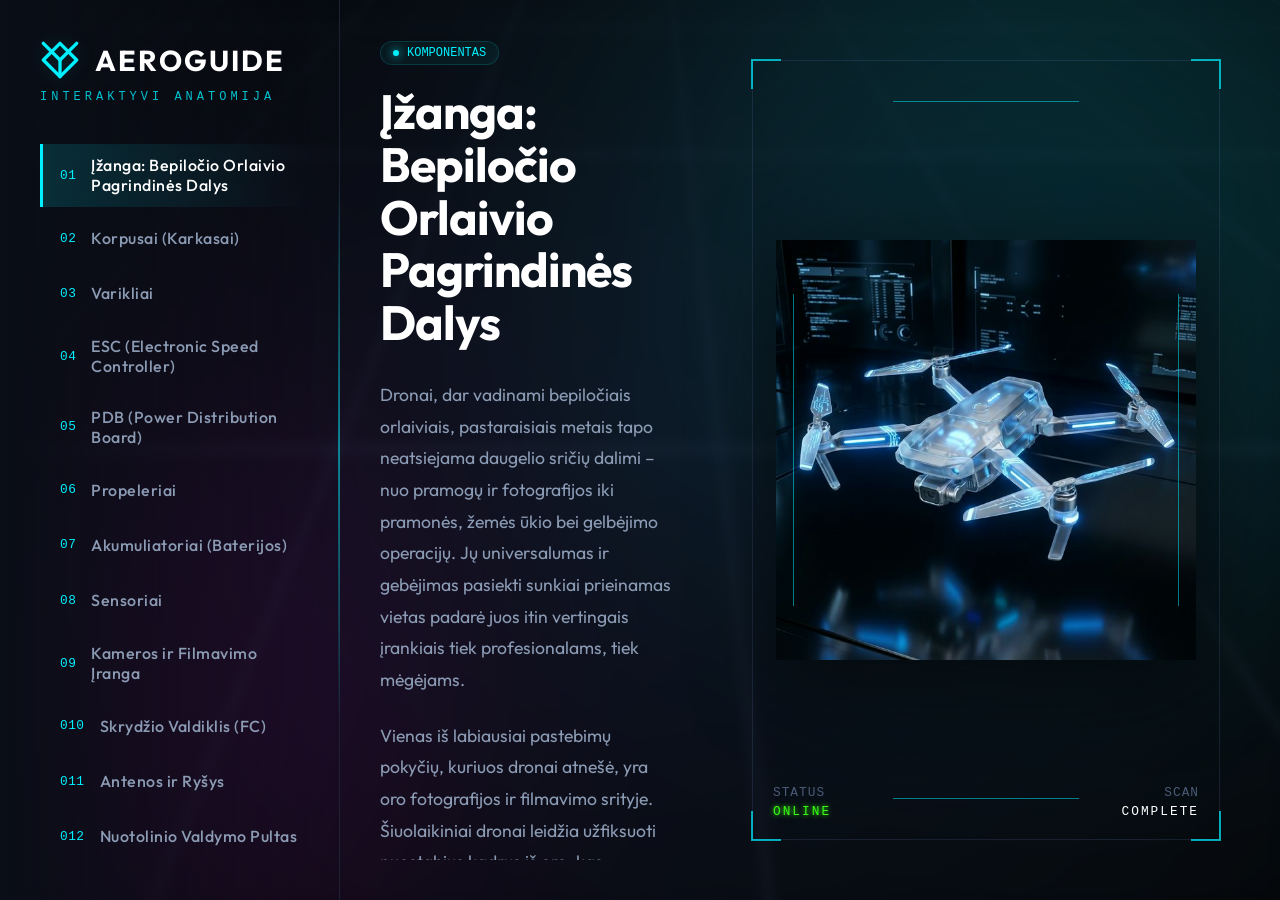
<file: dronu-dalys/index.html>
<!DOCTYPE html>
<html lang="lt">

<head>
    <meta charset="UTF-8">
    <meta name="viewport" content="width=device-width, initial-scale=1.0">
    <title>Interaktyvus Dronų Dalių Gidas</title>
    <link rel="preconnect" href="https://fonts.googleapis.com">
    <link rel="preconnect" href="https://fonts.gstatic.com" crossorigin>
    <link href="https://fonts.googleapis.com/css2?family=Outfit:wght@300;400;500;600;700&display=swap" rel="stylesheet">
    <link rel="stylesheet" href="css/style.css">
    <script src="js/data.js" defer></script>
    <script src="js/app.js" defer></script>
</head>

<body>
    <div class="app-background">
        <div class="glow glow-1"></div>
        <div class="glow glow-2"></div>
        <div class="noise-overlay"></div>
        <div class="grid-overlay"></div>
    </div>

    <div class="app-container">
        <!-- Sidebar Navigation -->
        <aside class="sidebar">
            <div class="sidebar-header">
                <div class="logo">
                    <div class="logo-icon">
                        <svg viewBox="0 0 24 24" fill="none" stroke="currentColor" stroke-width="2"
                            stroke-linecap="round" stroke-linejoin="round">
                            <path d="M12 2L2 12l10 10 10-10L12 2z"></path>
                            <path d="M12 12l10-10"></path>
                            <path d="M12 12v10"></path>
                            <path d="M12 12L2 2z"></path>
                        </svg>
                    </div>
                    <span>AeroGuide</span>
                </div>
                <p class="subtitle">Interaktyvi Anatomija</p>
            </div>

            <nav class="nav-menu nice-scrollbar" id="nav-list">
                <!-- Navigation items injected here -->
            </nav>
        </aside>

        <!-- Main Content Area -->
        <main class="main-content">
            <div class="content-layout">
                <div class="text-panel">
                    <div class="text-panel-inner nice-scrollbar">
                        <header class="top-bar">
                            <div class="badge">
                                <span class="badge-dot"></span>
                                KOMPONENTAS
                            </div>
                            <h1 id="current-title" class="glitch-title">Drono dalis</h1>
                        </header>
                        <div class="text-content" id="main-description">
                            <!-- Text content injected here -->
                        </div>
                    </div>
                </div>

                <div class="visual-panel">
                    <div class="visual-frame">
                        <div class="image-loader" id="image-loader">
                            <div class="tech-spinner"></div>
                        </div>
                        <img id="main-image" src="" alt="Drono dalies vizualizacija" style="display: none;">

                        <!-- HUD Elements -->
                        <div class="hud-corner top-left"></div>
                        <div class="hud-corner top-right"></div>
                        <div class="hud-corner bottom-left"></div>
                        <div class="hud-corner bottom-right"></div>

                        <div class="hud-line vertical left"></div>
                        <div class="hud-line vertical right"></div>
                        <div class="hud-line horizontal top"></div>
                        <div class="hud-line horizontal bottom"></div>

                        <div class="data-overlay">
                            <div class="data-block">
                                <span class="data-label">STATUS</span>
                                <span class="data-value tech-green">ONLINE</span>
                            </div>
                            <div class="data-block right">
                                <span class="data-label">SCAN</span>
                                <span class="data-value">COMPLETE</span>
                            </div>
                        </div>
                    </div>
                </div>
            </div>
        </main>
    </div>
</body>

</html>
</file>
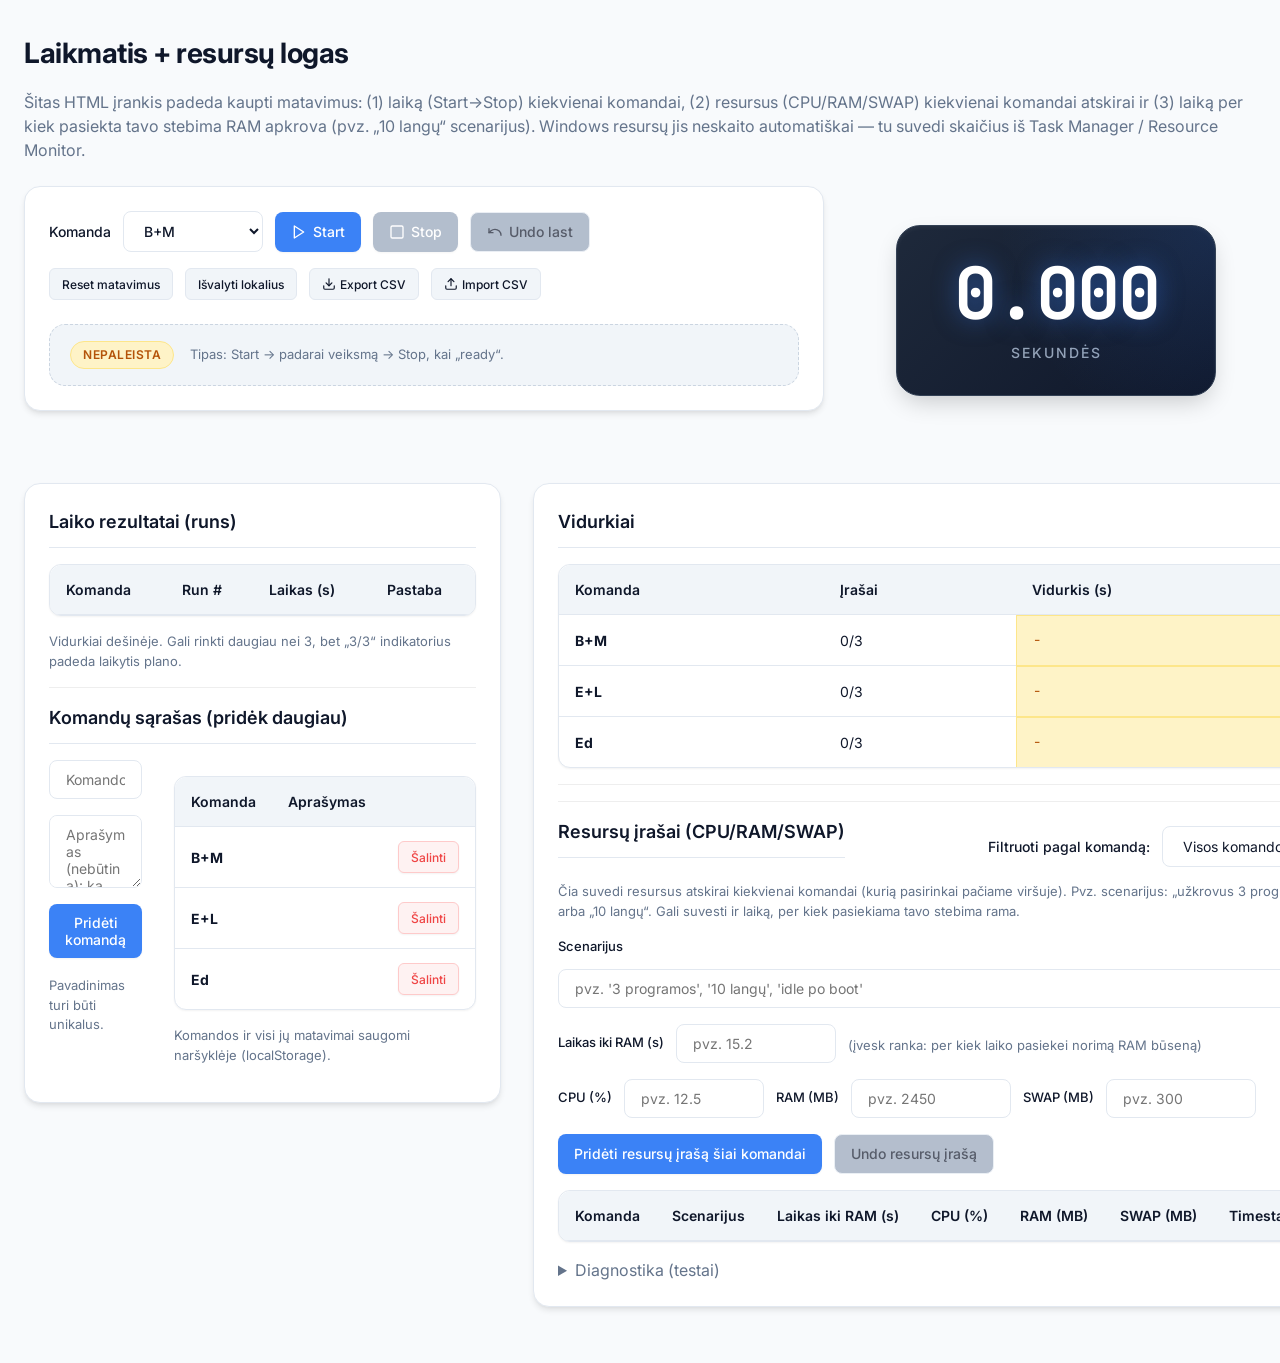
<file: Laikmatis/Operacines sistemos testas.html>
<!doctype html>
<html lang="lt">

<head>
  <meta charset="utf-8" />
  <meta name="viewport" content="width=device-width,initial-scale=1" />
  <title>Boot/Command Timer – Testavimo laikmatis</title>
  <link rel="preconnect" href="https://fonts.googleapis.com">
  <link rel="preconnect" href="https://fonts.gstatic.com" crossorigin>
  <link
    href="https://fonts.googleapis.com/css2?family=Inter:wght@400;500;600;700&family=JetBrains+Mono:wght@400;700&display=swap"
    rel="stylesheet">
  <style>
    :root {
      --bg-color: #f8fafc;
      --card-bg: #ffffff;
      --text-main: #0f172a;
      --text-muted: #64748b;
      --border-color: #e2e8f0;
      --primary: #3b82f6;
      --primary-hover: #2563eb;
      --secondary: #f1f5f9;
      --secondary-hover: #e2e8f0;
      --danger: #ef4444;
      --danger-hover: #dc2626;
      --danger-bg: #fef2f2;
      --success: #10b981;
      --warning: #f59e0b;
      --radius: 16px;
      --shadow: 0 4px 6px -1px rgb(0 0 0 / 0.1), 0 2px 4px -2px rgb(0 0 0 / 0.05);
      --font-sans: 'Inter', system-ui, -apple-system, sans-serif;
      --font-mono: 'JetBrains Mono', 'Fira Code', Consolas, monospace;
    }

    * {
      box-sizing: border-box;
    }

    body {
      font-family: var(--font-sans);
      background-color: var(--bg-color);
      color: var(--text-main);
      margin: 0;
      padding: 32px 24px;
      line-height: 1.5;
      max-width: 1400px;
      margin-left: auto;
      margin-right: auto;
    }

    h1 {
      font-size: 28px;
      font-weight: 700;
      margin-top: 0;
      margin-bottom: 8px;
      color: var(--text-main);
      letter-spacing: -0.5px;
    }

    h2 {
      font-size: 18px;
      font-weight: 600;
      margin-top: 0;
      margin-bottom: 16px;
      padding-bottom: 12px;
      border-bottom: 1px solid var(--border-color);
      color: var(--text-main);
    }

    .row {
      display: flex;
      gap: 12px;
      flex-wrap: wrap;
      align-items: center;
      margin-bottom: 16px;
    }

    label {
      font-weight: 500;
      font-size: 14px;
      color: var(--text-main);
    }

    button,
    select,
    input,
    textarea {
      font-family: inherit;
      font-size: 14px;
      padding: 10px 16px;
      border: 1px solid var(--border-color);
      border-radius: 8px;
      background-color: #fff;
      color: var(--text-main);
      transition: all 0.2s ease;
      outline: none;
    }

    input:focus,
    select:focus,
    textarea:focus {
      border-color: var(--primary);
      box-shadow: 0 0 0 3px rgba(59, 130, 246, 0.15);
    }

    button {
      cursor: pointer;
      background-color: var(--primary);
      color: white;
      border: none;
      font-weight: 500;
      display: inline-flex;
      align-items: center;
      justify-content: center;
      box-shadow: 0 1px 2px 0 rgb(0 0 0 / 0.05);
      min-height: 40px;
    }

    button:hover:not(:disabled) {
      background-color: var(--primary-hover);
      transform: translateY(-1px);
    }

    button:active:not(:disabled) {
      transform: translateY(0);
    }

    button:disabled {
      background-color: #94a3b8;
      cursor: not-allowed;
      opacity: 0.7;
    }

    .btn-secondary {
      background-color: var(--secondary);
      color: var(--text-main);
      border: 1px solid var(--border-color);
      box-shadow: none;
    }

    .btn-secondary:hover:not(:disabled) {
      background-color: var(--secondary-hover);
    }

    .btn-danger {
      background-color: var(--danger-bg);
      color: var(--danger);
      border: 1px solid #fecaca;
    }

    .btn-danger:hover:not(:disabled) {
      background-color: #fee2e2;
      color: var(--danger-hover);
      border-color: #fca5a5;
    }

    .btn-stop {
      background-color: var(--danger);
      border-color: var(--danger);
      color: white;
    }

    .btn-stop:hover:not(:disabled) {
      background-color: var(--danger-hover);
      border-color: #b91c1c;
    }

    .card {
      background-color: var(--card-bg);
      border: 1px solid var(--border-color);
      border-radius: var(--radius);
      padding: 24px;
      margin: 24px 0;
      box-shadow: var(--shadow);
    }

    .timer-container {
      display: flex;
      flex-direction: column;
      align-items: center;
      justify-content: center;
      background: linear-gradient(135deg, #1e293b, #0f172a);
      color: #fff;
      padding: 32px 48px;
      border-radius: 24px;
      box-shadow: inset 0 2px 4px rgba(255, 255, 255, 0.05), 0 10px 25px -5px rgba(0, 0, 0, 0.2);
      margin: 16px 0;
      min-width: 320px;
      border: 1px solid #334155;
      position: relative;
      overflow: hidden;
    }

    .timer-container::before {
      content: '';
      position: absolute;
      top: 0;
      left: 0;
      right: 0;
      height: 100%;
      background: radial-gradient(circle at top right, rgba(59, 130, 246, 0.15), transparent 60%);
      pointer-events: none;
    }

    .big {
      font-size: 72px;
      font-weight: 700;
      letter-spacing: -2px;
      line-height: 1;
      text-shadow: 0 0 24px rgba(59, 130, 246, 0.5);
      position: relative;
      z-index: 1;
      font-feature-settings: "tnum";
    }

    .timer-label {
      font-size: 14px;
      text-transform: uppercase;
      letter-spacing: 2px;
      color: #94a3b8;
      margin-top: 12px;
      font-weight: 500;
    }

    .muted {
      color: var(--text-muted);
    }

    .table-responsive {
      width: 100%;
      overflow-x: auto;
      border: 1px solid var(--border-color);
      border-radius: 12px;
      margin: 16px 0;
      box-shadow: 0 1px 2px 0 rgb(0 0 0 / 0.05);
      background: var(--card-bg);
    }

    table {
      width: 100%;
      border-collapse: separate;
      border-spacing: 0;
    }

    th,
    td {
      padding: 14px 16px;
      text-align: left;
      border-bottom: 1px solid var(--border-color);
      vertical-align: middle;
      font-size: 14px;
    }

    th {
      background-color: var(--secondary);
      font-weight: 600;
      color: var(--text-main);
      white-space: nowrap;
    }

    th:first-child {
      border-top-left-radius: 12px;
    }

    th:last-child {
      border-top-right-radius: 12px;
    }

    tbody tr:hover {
      background-color: #f8fafc;
    }

    tbody tr:last-child td {
      border-bottom: none;
    }

    .pill {
      display: inline-flex;
      align-items: center;
      padding: 4px 12px;
      border-radius: 9999px;
      font-size: 12px;
      font-weight: 600;
      text-transform: uppercase;
      letter-spacing: 0.5px;
    }

    .status-container {
      display: flex;
      align-items: center;
      gap: 16px;
      padding: 16px 20px;
      background-color: var(--secondary);
      border-radius: 16px;
      border: 1px dashed #cbd5e1;
    }

    .warn {
      color: #b45309;
      background-color: #fef3c7;
      border: 1px solid #fde68a;
    }

    .ok {
      color: #047857;
      background-color: #d1fae5;
      border: 1px solid #a7f3d0;
    }

    .nepaleista {
      color: var(--text-muted);
      background-color: #e2e8f0;
      border: 1px solid #cbd5e1;
    }

    .grid {
      display: grid;
      grid-template-columns: 1fr 1fr;
      gap: 32px;
      align-items: start;
    }

    @media (max-width: 1100px) {
      .grid {
        grid-template-columns: 1fr;
      }
    }

    .hint {
      font-size: 13px;
      margin-top: 6px;
      display: block;
      color: var(--text-muted);
    }

    .mono {
      font-family: var(--font-mono);
    }

    .split {
      display: grid;
      grid-template-columns: 1fr 1fr;
      gap: 32px;
    }

    @media (max-width: 900px) {
      .split {
        grid-template-columns: 1fr;
        flex-direction: column-reverse;
        display: flex;
      }
    }

    .w100 {
      width: 100%;
    }

    .mini {
      font-size: 12px;
      padding: 6px 12px;
      border-radius: 6px;
      min-height: 32px;
    }

    .small {
      font-size: 13px;
      font-weight: 500;
    }

    .main-controls {
      display: flex;
      flex-wrap: wrap;
      justify-content: space-between;
      gap: 32px;
    }

    .timer-section {
      display: flex;
      flex-direction: column;
      align-items: center;
      justify-content: center;
      flex: 1;
      min-width: 320px;
    }

    .controls-section {
      flex: 2;
      display: flex;
      flex-direction: column;
      min-width: 300px;
    }

    ::-webkit-scrollbar {
      width: 8px;
      height: 8px;
    }

    ::-webkit-scrollbar-track {
      background: transparent;
    }

    ::-webkit-scrollbar-thumb {
      background: #cbd5e1;
      border-radius: 4px;
    }

    ::-webkit-scrollbar-thumb:hover {
      background: #94a3b8;
    }
  </style>
</head>

<body>
  <h1>Laikmatis + resursų logas</h1>
  <p class="muted">
    Šitas HTML įrankis padeda kaupti matavimus: (1) laiką (Start→Stop) kiekvienai komandai, (2) resursus (CPU/RAM/SWAP)
    kiekvienai komandai atskirai ir (3) laiką per kiek pasiekta tavo stebima RAM apkrova (pvz. „10 langų“ scenarijus).
    Windows resursų jis neskaito automatiškai — tu suvedi skaičius iš Task Manager / Resource Monitor.
  </p>

  <div class="card" style="border: none; background: transparent; padding: 0; box-shadow: none;">
    <div class="main-controls">
      <div class="controls-section">
        <div class="card" style="margin-top: 0; flex: 1; display: flex; flex-direction: column;">
          <div class="row">
            <label for="cmd">Komanda</label>
            <select id="cmd" style="min-width: 140px; font-weight: 500;"></select>

            <button id="startBtn">
              <svg width="16" height="16" viewBox="0 0 24 24" fill="none" stroke="currentColor" stroke-width="2"
                stroke-linecap="round" stroke-linejoin="round" style="margin-right: 6px;">
                <polygon points="5 3 19 12 5 21 5 3"></polygon>
              </svg>
              Start
            </button>
            <button id="stopBtn" disabled class="btn-stop">
              <svg width="16" height="16" viewBox="0 0 24 24" fill="none" stroke="currentColor" stroke-width="2"
                stroke-linecap="round" stroke-linejoin="round" style="margin-right: 6px;">
                <rect x="3" y="3" width="18" height="18" rx="2" ry="2"></rect>
              </svg>
              Stop
            </button>
            <button id="undoBtn" disabled class="btn-secondary">
              <svg width="16" height="16" viewBox="0 0 24 24" fill="none" stroke="currentColor" stroke-width="2"
                stroke-linecap="round" stroke-linejoin="round" style="margin-right: 6px;">
                <path d="M3 7v6h6"></path>
                <path d="M21 17a9 9 0 00-9-9 9 9 0 00-6 2.3L3 13"></path>
              </svg>
              Undo last
            </button>
          </div>

          <div class="row" style="margin-bottom: 24px;">
            <button id="resetBtn" class="btn-secondary mini">Reset matavimus</button>
            <button id="clearLocalBtn" class="btn-secondary mini">Išvalyti lokalius</button>
            <button id="exportBtn" class="btn-secondary mini">
              <svg width="14" height="14" viewBox="0 0 24 24" fill="none" stroke="currentColor" stroke-width="2"
                stroke-linecap="round" stroke-linejoin="round" style="margin-right: 4px;">
                <path d="M21 15v4a2 2 0 0 1-2 2H5a2 2 0 0 1-2-2v-4"></path>
                <polyline points="7 10 12 15 17 10"></polyline>
                <line x1="12" y1="15" x2="12" y2="3"></line>
              </svg>
              Export CSV
            </button>
            <button id="importBtn" class="btn-secondary mini">
              <svg width="14" height="14" viewBox="0 0 24 24" fill="none" stroke="currentColor" stroke-width="2"
                stroke-linecap="round" stroke-linejoin="round" style="margin-right: 4px;">
                <path d="M21 15v4a2 2 0 0 1-2 2H5a2 2 0 0 1-2-2v-4"></path>
                <polyline points="17 8 12 3 7 8"></polyline>
                <line x1="12" y1="3" x2="12" y2="15"></line>
              </svg>
              Import CSV
            </button>
            <input type="file" id="importFile" accept=".csv" style="display: none;" />
          </div>

          <div class="status-container" style="margin-top: auto;">
            <div><span class="pill nepaleista" id="statusPill">Statusas</span></div>
            <div>
              <span id="status" style="font-weight: 600; color: var(--text-main); display: none;">nepaleista</span>
              <div class="hint muted" style="margin-top: 0;">Tipas: Start → padarai veiksmą → Stop, kai „ready“.</div>
            </div>
          </div>
        </div>
      </div>

      <div class="timer-section">
        <div class="timer-container">
          <div class="big mono" id="timer">0.000</div>
          <div class="timer-label">sekundės</div>
        </div>
      </div>
    </div>
  </div>

  <div class="grid">
    <div class="card">
      <h2>Laiko rezultatai (runs)</h2>
      <div class="table-responsive">
        <table id="resultsTable">
          <thead>
            <tr>
              <th>Komanda</th>
              <th>Run #</th>
              <th>Laikas (s)</th>
              <th>Pastaba</th>
            </tr>
          </thead>
          <tbody></tbody>
        </table>
      </div>
      <p class="hint muted">Vidurkiai dešinėje. Gali rinkti daugiau nei 3, bet „3/3“ indikatorius padeda laikytis plano.
      </p>

      <hr style="border:none;border-top:1px solid #eee; margin:16px 0" />

      <h2>Komandų sąrašas (pridėk daugiau)</h2>
      <div class="split">
        <div>
          <div class="row">
            <input id="newCmdName" class="w100"
              placeholder="Komandos pavadinimas (pvz. B+M, E+L, Ed, Chrome, VS Code)" />
          </div>
          <div class="row">
            <textarea id="newCmdDesc" class="w100" rows="3"
              placeholder="Aprašymas (nebūtina): ką reiškia 'ready', ką darai testuojant, ir pan."></textarea>
          </div>
          <div class="row">
            <button id="addCmdBtn">Pridėti komandą</button>
            <span class="hint muted">Pavadinimas turi būti unikalus.</span>
          </div>
        </div>
        <div>
          <div class="table-responsive">
            <table id="cmdTable">
              <thead>
                <tr>
                  <th>Komanda</th>
                  <th>Aprašymas</th>
                  <th></th>
                </tr>
              </thead>
              <tbody></tbody>
            </table>
          </div>
          <p class="hint muted">Komandos ir visi jų matavimai saugomi naršyklėje (localStorage).</p>
        </div>
      </div>
    </div>

    <div class="card">
      <h2>Vidurkiai</h2>
      <div class="table-responsive">
        <table>
          <thead>
            <tr>
              <th>Komanda</th>
              <th>Įrašai</th>
              <th>Vidurkis (s)</th>
            </tr>
          </thead>
          <tbody id="avgBody"></tbody>
        </table>
      </div>

      <hr style="border:none;border-top:1px solid #eee; margin:16px 0" />

      <hr style="border:none;border-top:1px solid #eee; margin:16px 0" />

      <div class="row" style="justify-content: space-between;">
        <h2>Resursų įrašai (CPU/RAM/SWAP)</h2>
        <div>
          <label for="resourceFilter" style="margin-right: 8px;">Filtruoti pagal komandą:</label>
          <select id="resourceFilter" style="min-width: 120px;">
            <option value="ALL">Visos komandos</option>
          </select>
        </div>
      </div>
      <p class="hint muted" style="margin-top: -8px; margin-bottom: 16px;">
        Čia suvedi resursus atskirai kiekvienai komandai (kurią pasirinkai pačiame viršuje).
        Pvz. scenarijus: „užkrovus 3 programas“ arba „10 langų“. Gali suvesti ir laiką, per kiek pasiekiama tavo stebima
        rama.
      </p>

      <div class="row">
        <label class="small">Scenarijus</label>
        <input id="scenario" class="w100" placeholder="pvz. '3 programos', '10 langų', 'idle po boot'" />
      </div>

      <div class="row">
        <label class="small">Laikas iki RAM (s)</label>
        <input id="timeToRam" type="number" min="0" step="0.1" placeholder="pvz. 15.2" style="width:160px" />
        <span class="hint muted">(įvesk ranka: per kiek laiko pasiekei norimą RAM būseną)</span>
      </div>

      <div class="row">
        <label class="small">CPU (%)</label>
        <input id="cpu" type="number" min="0" step="0.1" placeholder="pvz. 12.5" style="width:140px" />
        <label class="small">RAM (MB)</label>
        <input id="ram" type="number" min="0" step="1" placeholder="pvz. 2450" style="width:160px" />
        <label class="small">SWAP (MB)</label>
        <input id="swap" type="number" min="0" step="1" placeholder="pvz. 300" style="width:150px" />
      </div>

      <div class="row">
        <button id="addResourceBtn">Pridėti resursų įrašą šiai komandai</button>
        <button id="undoResourceBtn" class="btn-secondary" disabled>Undo resursų įrašą</button>
        <span id="resSaved" class="muted"></span>
      </div>

      <div class="table-responsive">
        <table id="resourceTable">
          <thead>
            <tr>
              <th>Komanda</th>
              <th>Scenarijus</th>
              <th>Laikas iki RAM (s)</th>
              <th>CPU (%)</th>
              <th>RAM (MB)</th>
              <th>SWAP (MB)</th>
              <th>Timestamp</th>
            </tr>
          </thead>
          <tbody></tbody>
        </table>
      </div>

      <details>
        <summary class="muted">Diagnostika (testai)</summary>
        <p class="hint muted">Patikrina: vidurkis, resursų įrašų struktūra, CSV generavimas.</p>
        <div class="row">
          <button id="runTestsBtn" class="btn-secondary">Paleisti testus</button>
          <span id="testOut" class="muted"></span>
        </div>
      </details>
    </div>
  </div>

  <script>
    const cmdEl = document.getElementById('cmd');
    const startBtn = document.getElementById('startBtn');
    const stopBtn = document.getElementById('stopBtn');
    const undoBtn = document.getElementById('undoBtn');
    const resetBtn = document.getElementById('resetBtn');
    const clearLocalBtn = document.getElementById('clearLocalBtn');
    const exportBtn = document.getElementById('exportBtn');
    const importBtn = document.getElementById('importBtn');
    const importFile = document.getElementById('importFile');

    const timerEl = document.getElementById('timer');
    const statusEl = document.getElementById('status');

    const resultsTbody = document.querySelector('#resultsTable tbody');
    const avgBody = document.getElementById('avgBody');

    const newCmdName = document.getElementById('newCmdName');
    const newCmdDesc = document.getElementById('newCmdDesc');
    const addCmdBtn = document.getElementById('addCmdBtn');
    const cmdTableBody = document.querySelector('#cmdTable tbody');

    const scenarioEl = document.getElementById('scenario');
    const timeToRamEl = document.getElementById('timeToRam');
    const cpuEl = document.getElementById('cpu');
    const ramEl = document.getElementById('ram');
    const swapEl = document.getElementById('swap');
    const addResourceBtn = document.getElementById('addResourceBtn');
    const undoResourceBtn = document.getElementById('undoResourceBtn');
    const resSaved = document.getElementById('resSaved');

    const resourceTbody = document.querySelector('#resourceTable tbody');

    const runTestsBtn = document.getElementById('runTestsBtn');
    const testOut = document.getElementById('testOut');
    const resourceFilter = document.getElementById('resourceFilter');

    let running = false;
    let t0 = 0;
    let rafId = null;

    const STORAGE_KEY = 'bootTimerState_v3';

    const state = {
      commands: {
        'B+M': { desc: '' },
        'E+L': { desc: '' },
        'Ed': { desc: '' }
      },
      runs: {
        'B+M': [],
        'E+L': [],
        'Ed': []
      },
      // cmd -> [{scenario, time_to_ram_s, cpu, ram_mb, swap_mb, ts}]
      resourceSamples: {
        'B+M': [],
        'E+L': [],
        'Ed': []
      },
      lastAdded: null,         // {cmd, index}
      lastResourceAdded: null  // {cmd, index}
    };

    function nowMs() { return performance.now(); }

    const statusPill = document.getElementById('statusPill');
    function setStatus(text, cls) {
      statusEl.textContent = text;
      statusEl.className = cls || 'muted';
      statusEl.style.display = 'none';
      if (statusPill) {
        statusPill.textContent = text;
        statusPill.className = 'pill ' + (cls || 'nepaleista');
      }
    }

    function formatSec(s) { return (Math.round(s * 1000) / 1000).toFixed(3); }

    function tick() {
      if (!running) return;
      const sec = (nowMs() - t0) / 1000;
      timerEl.textContent = formatSec(sec);
      rafId = requestAnimationFrame(tick);
    }

    function safeText(s) {
      return String(s ?? '').replaceAll('&', '&amp;').replaceAll('<', '&lt;').replaceAll('>', '&gt;');
    }

    function persist() {
      localStorage.setItem(STORAGE_KEY, JSON.stringify(state));
    }

    function ensureCommandData() {
      for (const name of Object.keys(state.commands)) {
        if (!state.runs[name]) state.runs[name] = [];
        if (!state.resourceSamples[name]) state.resourceSamples[name] = [];
      }
      for (const name of Object.keys(state.runs)) {
        if (!state.commands[name]) delete state.runs[name];
      }
      for (const name of Object.keys(state.resourceSamples)) {
        if (!state.commands[name]) delete state.resourceSamples[name];
      }
    }

    function rebuildCommandSelect() {
      const prevCmd = cmdEl.value;
      const prevFilter = resourceFilter.value;

      cmdEl.innerHTML = '';
      resourceFilter.innerHTML = '<option value="ALL">Visos komandos</option>';

      const names = Object.keys(state.commands).sort((a, b) => a.localeCompare(b, 'lt'));
      for (const name of names) {
        const opt = document.createElement('option');
        opt.value = name;
        opt.textContent = name;
        cmdEl.appendChild(opt);

        const filterOpt = document.createElement('option');
        filterOpt.value = name;
        filterOpt.textContent = name;
        resourceFilter.appendChild(filterOpt);
      }

      if (prevCmd && state.commands[prevCmd]) cmdEl.value = prevCmd;
      if (prevFilter === 'ALL' || state.commands[prevFilter]) resourceFilter.value = prevFilter;
    }

    function renderCommandsTable() {
      cmdTableBody.innerHTML = '';
      const names = Object.keys(state.commands).sort((a, b) => a.localeCompare(b, 'lt'));
      for (const name of names) {
        const desc = state.commands[name]?.desc ?? '';

        const tr = document.createElement('tr');

        const tdName = document.createElement('td');
        const b = document.createElement('b');
        b.textContent = name;
        tdName.appendChild(b);

        const tdDesc = document.createElement('td');
        tdDesc.className = 'muted';
        tdDesc.textContent = desc;

        const tdAct = document.createElement('td');
        tdAct.style.textAlign = 'right';
        const delBtn = document.createElement('button');
        delBtn.className = 'btn-danger mini';
        delBtn.textContent = 'Šalinti';
        delBtn.addEventListener('click', () => {
          if (!confirm(`Tikrai šalinti komandą „${name}“ ir visus jos įrašus (runs + resursai)?`)) return;
          delete state.commands[name];
          delete state.runs[name];
          delete state.resourceSamples[name];
          state.lastAdded = null;
          state.lastResourceAdded = null;
          ensureCommandData();
          rebuildCommandSelect();
          renderAll();
        });
        tdAct.appendChild(delBtn);

        tr.appendChild(tdName);
        tr.appendChild(tdDesc);
        tr.appendChild(tdAct);
        cmdTableBody.appendChild(tr);
      }
    }

    function renderRunsTable() {
      resultsTbody.innerHTML = '';
      const all = [];
      for (const name of Object.keys(state.runs)) {
        state.runs[name].forEach((r, idx) => {
          all.push({ cmd: name, idx: idx + 1, ...r });
        });
      }
      all.sort((a, b) => a.ts - b.ts);

      for (const r of all) {
        const tr = document.createElement('tr');
        tr.innerHTML = `
          <td><b>${safeText(r.cmd)}</b></td>
          <td>${r.idx}</td>
          <td class="mono">${formatSec(r.seconds)}</td>
          <td class="muted">${safeText(r.note)}</td>
        `;
        resultsTbody.appendChild(tr);
      }
    }

    function renderAverages() {
      avgBody.innerHTML = '';
      const names = Object.keys(state.commands).sort((a, b) => a.localeCompare(b, 'lt'));
      for (const name of names) {
        const arr = (state.runs[name] ?? []).map(x => x.seconds);
        const n = arr.length;
        const avg = n ? (arr.reduce((a, b) => a + b, 0) / n) : 0;
        const done = n >= 3;
        const tr = document.createElement('tr');
        tr.innerHTML = `
          <td><b>${safeText(name)}</b></td>
          <td>${n}/3</td>
          <td class="${done ? 'ok' : 'warn'} mono">${n ? formatSec(avg) : '-'}</td>
        `;
        avgBody.appendChild(tr);
      }
    }

    function renderResourcesTable() {
      resourceTbody.innerHTML = '';
      const all = [];
      const filterCmd = resourceFilter.value;

      for (const cmd of Object.keys(state.resourceSamples)) {
        if (filterCmd !== 'ALL' && filterCmd !== cmd) continue;

        (state.resourceSamples[cmd] || []).forEach((r) => {
          all.push({ cmd, ...r });
        });
      }
      all.sort((a, b) => (a.ts || 0) - (b.ts || 0));

      for (const r of all) {
        const tr = document.createElement('tr');
        tr.innerHTML = `
          <td><b>${safeText(r.cmd)}</b></td>
          <td class="muted">${safeText(r.scenario)}</td>
          <td class="mono">${r.time_to_ram_s ?? ''}</td>
          <td class="mono">${r.cpu ?? ''}</td>
          <td class="mono">${r.ram_mb ?? ''}</td>
          <td class="mono">${r.swap_mb ?? ''}</td>
          <td class="mono">${r.ts ? new Date(r.ts).toISOString() : ''}</td>
        `;
        resourceTbody.appendChild(tr);
      }

      undoResourceBtn.disabled = !state.lastResourceAdded;

      if (state.lastResourceAdded) {
        resSaved.textContent = 'Resursų įrašas pridėtas ✅';
      } else {
        resSaved.textContent = '';
      }
    }

    function renderAll() {
      undoBtn.disabled = !state.lastAdded;
      ensureCommandData();
      rebuildCommandSelect();
      renderCommandsTable();
      renderRunsTable();
      renderAverages();
      renderResourcesTable();
      persist();
    }

    function load() {
      try {
        const raw = localStorage.getItem(STORAGE_KEY);
        if (!raw) return;

        // SVARBU: confirm pranešimas turi būti legalus JS string.
        // Naudojam template literal ir vengiam "tikrų" newline'ų single-quote string'e.
        const keep = confirm(`Rasti ankstesni duomenys šiame naršyklės profilyje. Atkurti?\n\nOK = atkurti\nCancel = išvalyti ir pradėti nuo nulio`);
        if (!keep) {
          localStorage.removeItem(STORAGE_KEY);
          return;
        }

        const loaded = JSON.parse(raw);
        if (loaded && loaded.commands && loaded.runs) {
          state.commands = loaded.commands;
          state.runs = loaded.runs;
          state.resourceSamples = loaded.resourceSamples || {};
          state.lastAdded = loaded.lastAdded || null;
          state.lastResourceAdded = loaded.lastResourceAdded || null;
          ensureCommandData();
        }
      } catch (e) {
        console.error('Load failed:', e);
      }
    }

    // ---- Laikmatis ----
    startBtn.addEventListener('click', () => {
      if (running) return;
      running = true;
      t0 = nowMs();
      setStatus('matuojama…', 'warn');
      startBtn.disabled = true;
      stopBtn.disabled = false;
      cmdEl.disabled = true;

      if (rafId) cancelAnimationFrame(rafId);
      rafId = requestAnimationFrame(tick);
    });

    stopBtn.addEventListener('click', () => {
      if (!running) return;
      running = false;

      const sec = (nowMs() - t0) / 1000;
      timerEl.textContent = formatSec(sec);

      const cmd = cmdEl.value;
      const note = prompt(`Pastaba šitam run (${cmd})? (nebūtina)`, '') || '';

      if (!state.runs[cmd]) state.runs[cmd] = [];
      state.runs[cmd].push({ seconds: sec, note, ts: Date.now() });
      state.lastAdded = { cmd, index: state.runs[cmd].length - 1 };

      setStatus('įrašyta ✅', 'ok');
      startBtn.disabled = false;
      stopBtn.disabled = true;
      cmdEl.disabled = false;

      renderAll();
    });

    undoBtn.addEventListener('click', () => {
      if (!state.lastAdded) return;
      const { cmd, index } = state.lastAdded;
      if (state.runs[cmd] && state.runs[cmd][index]) {
        state.runs[cmd].splice(index, 1);
      }
      state.lastAdded = null;
      renderAll();
      setStatus('atšaukta', 'muted');
    });

    // ---- Resursų įrašai ----
    addResourceBtn.addEventListener('click', () => {
      const cmd = cmdEl.value;
      const scenario = (scenarioEl.value || '').trim();
      const timeToRam = timeToRamEl.value === '' ? null : Number(timeToRamEl.value);
      const cpu = cpuEl.value === '' ? null : Number(cpuEl.value);
      const ram = ramEl.value === '' ? null : Number(ramEl.value);
      const swap = swapEl.value === '' ? null : Number(swapEl.value);

      const nums = [timeToRam, cpu, ram, swap].filter(v => v !== null);
      if (nums.some(v => Number.isNaN(v))) {
        alert('Laikas/CPU/RAM/SWAP turi būti skaičiais.');
        return;
      }

      if (!scenario) {
        if (!confirm('Scenarijus tuščias. Pridėti vis tiek?')) return;
      }

      if (!state.resourceSamples[cmd]) state.resourceSamples[cmd] = [];
      state.resourceSamples[cmd].push({
        scenario,
        time_to_ram_s: timeToRam,
        cpu,
        ram_mb: ram,
        swap_mb: swap,
        ts: Date.now()
      });
      state.lastResourceAdded = { cmd, index: state.resourceSamples[cmd].length - 1 };

      // patogumui: paliekam scenario, bet nuvalom skaičius
      timeToRamEl.value = '';
      cpuEl.value = '';
      ramEl.value = '';
      swapEl.value = '';

      setStatus('resursų įrašas pridėtas ✅', 'ok');
      renderAll();
    });

    undoResourceBtn.addEventListener('click', () => {
      if (!state.lastResourceAdded) return;
      const { cmd, index } = state.lastResourceAdded;
      if (state.resourceSamples[cmd] && state.resourceSamples[cmd][index]) {
        state.resourceSamples[cmd].splice(index, 1);
      }
      state.lastResourceAdded = null;
      renderAll();
      setStatus('resursų įrašas atšauktas', 'muted');
    });

    resourceFilter.addEventListener('change', renderResourcesTable);

    // ---- Reset / clear ----
    resetBtn.addEventListener('click', () => {
      if (!confirm('Resetinti matavimus (runs + resursų įrašai) visoms komandoms?')) return;
      for (const k of Object.keys(state.runs)) state.runs[k] = [];
      for (const k of Object.keys(state.resourceSamples)) state.resourceSamples[k] = [];
      state.lastAdded = null;
      state.lastResourceAdded = null;
      timerEl.textContent = '0.000';
      setStatus('nepaleista', 'warn');
      renderAll();
    });

    clearLocalBtn.addEventListener('click', () => {
      if (!confirm('Išvalyti lokalius duomenis (localStorage) šiam puslapiui?')) return;
      localStorage.removeItem(STORAGE_KEY);
      state.commands = { 'B+M': { desc: '' }, 'E+L': { desc: '' }, 'Ed': { desc: '' } };
      state.runs = { 'B+M': [], 'E+L': [], 'Ed': [] };
      state.resourceSamples = { 'B+M': [], 'E+L': [], 'Ed': [] };
      state.lastAdded = null;
      state.lastResourceAdded = null;
      timerEl.textContent = '0.000';
      setStatus('išvalyta', 'muted');
      renderAll();
    });

    // ---- Komandos ----
    addCmdBtn.addEventListener('click', () => {
      const name = (newCmdName.value || '').trim();
      const desc = (newCmdDesc.value || '').trim();
      if (!name) {
        alert('Įvesk komandos pavadinimą.');
        return;
      }
      if (state.commands[name]) {
        alert('Tokia komanda jau yra. Pavadinimas turi būti unikalus.');
        return;
      }
      state.commands[name] = { desc };
      state.runs[name] = [];
      state.resourceSamples[name] = [];
      newCmdName.value = '';
      newCmdDesc.value = '';
      renderAll();
      setStatus('komanda pridėta ✅', 'ok');
    });

    // ---- CSV eksportas ----
    function buildCsvText() {
      // Vienas CSV su skirtingais type: command | run | resource_sample
      const header = ['type', 'cmd', 'run', 'seconds', 'note', 'timestamp', 'cmd_desc', 'scenario', 'time_to_ram_s', 'cpu_pct', 'ram_mb', 'swap_mb'].join(',');
      const lines = [header];

      // commands
      for (const cmd of Object.keys(state.commands).sort((a, b) => a.localeCompare(b, 'lt'))) {
        const desc = String(state.commands[cmd]?.desc ?? '').replaceAll('"', '""');
        lines.push(['command', cmd, '', '', '', '', `"${desc}"`, '', '', '', '', ''].join(','));
      }

      // runs
      for (const cmd of Object.keys(state.runs).sort((a, b) => a.localeCompare(b, 'lt'))) {
        (state.runs[cmd] || []).forEach((r, idx) => {
          const note = String(r.note || '').replaceAll('"', '""');
          lines.push(['run', cmd, String(idx + 1), formatSec(r.seconds), `"${note}"`, new Date(r.ts).toISOString(), '', '', '', '', '', ''].join(','));
        });
      }

      // resource samples
      for (const cmd of Object.keys(state.resourceSamples).sort((a, b) => a.localeCompare(b, 'lt'))) {
        (state.resourceSamples[cmd] || []).forEach((r) => {
          const scenario = String(r.scenario || '').replaceAll('"', '""');
          lines.push([
            'resource_sample',
            cmd,
            '',
            '',
            '',
            new Date(r.ts).toISOString(),
            '',
            `"${scenario}"`,
            (r.time_to_ram_s ?? ''),
            (r.cpu ?? ''),
            (r.ram_mb ?? ''),
            (r.swap_mb ?? '')
          ].join(','));
        });
      }

      // SVARBU: naudojam \n (escape), o ne "tikrą" naują eilutę string'e.
      return lines.join('\n');
    }

    exportBtn.addEventListener('click', () => {
      const csvText = buildCsvText();
      const blob = new Blob([csvText], { type: 'text/csv;charset=utf-8' });
      const url = URL.createObjectURL(blob);
      const a = document.createElement('a');
      a.href = url;
      a.download = 'boot_timer_results.csv';
      document.body.appendChild(a);
      a.click();
      a.remove();
      URL.revokeObjectURL(url);
    });

    // ---- CSV importas ----
    function parseCsvLine(text) {
      if (!text) return [];
      const result = [];
      let current = '';
      let inQuotes = false;
      for (let i = 0; i < text.length; i++) {
        const char = text[i];
        if (inQuotes) {
          if (char === '"') {
            if (i + 1 < text.length && text[i + 1] === '"') {
              current += '"';
              i++; // praleidžiam escape'intą kabutę
            } else {
              inQuotes = false;
            }
          } else {
            current += char;
          }
        } else {
          if (char === '"') {
            inQuotes = true;
          } else if (char === ',') {
            result.push(current);
            current = '';
          } else {
            current += char;
          }
        }
      }
      result.push(current);
      return result;
    }

    importBtn.addEventListener('click', () => {
      if (!confirm('Dėmesio: Importavimas perrašys esamus duomenis. Ar tikrai norite tęsti?')) return;
      importFile.click();
    });

    importFile.addEventListener('change', (e) => {
      const file = e.target.files[0];
      if (!file) return;

      const reader = new FileReader();
      reader.onload = function (event) {
        try {
          const csvText = event.target.result;
          const rows = csvText.split('\n').filter(r => r.trim().length > 0);

          if (rows.length < 2) throw new Error("Nepakanka duomenų failo eilutėse.");
          // Pirmiausia išvalom dabartinę būseną (State)
          const newState = {
            commands: {},
            runs: {},
            resourceSamples: {},
            lastAdded: null,
            lastResourceAdded: null
          };

          for (let i = 1; i < rows.length; i++) {
            const cols = parseCsvLine(rows[i]);
            // Struktūra eksporte: ['type', 'cmd', 'run', 'seconds', 'note', 'timestamp', 'cmd_desc', 'scenario', 'time_to_ram_s', 'cpu_pct', 'ram_mb', 'swap_mb']
            const type = cols[0];
            const cmd = cols[1];

            if (!newState.commands[cmd]) newState.commands[cmd] = { desc: '' };
            if (!newState.runs[cmd]) newState.runs[cmd] = [];
            if (!newState.resourceSamples[cmd]) newState.resourceSamples[cmd] = [];

            if (type === 'command') {
              newState.commands[cmd].desc = (cols[6] || '').trim();
            } else if (type === 'run') {
              const sec = parseFloat(cols[3]);
              const note = (cols[4] || '').trim();
              const ts = new Date(cols[5]).getTime() || Date.now();
              newState.runs[cmd].push({ seconds: sec, note, ts });
            } else if (type === 'resource_sample') {
              const ts = new Date(cols[5]).getTime() || Date.now();
              const scenario = (cols[7] || '').trim();
              const timeToRam = cols[8] ? parseFloat(cols[8]) : null;
              const cpu = cols[9] ? parseFloat(cols[9]) : null;
              const ram = cols[10] ? parseFloat(cols[10]) : null;
              const swap = cols[11] ? parseFloat(cols[11]) : null;
              newState.resourceSamples[cmd].push({
                scenario, time_to_ram_s: timeToRam, cpu, ram_mb: ram, swap_mb: swap, ts
              });
            }
          }

          // Perkeliam naują state į app
          state.commands = newState.commands;
          state.runs = newState.runs;
          state.resourceSamples = newState.resourceSamples;
          state.lastAdded = null;
          state.lastResourceAdded = null;

          ensureCommandData();
          renderAll();
          setStatus('duomenys importuoti ✅', 'ok');

        } catch (err) {
          console.error("Import failure:", err);
          alert('Nepavyko importuoti CSV failo. Gali būti netinkamas formatas.');
        } finally {
          importFile.value = ''; // išvalyti failo input
        }
      };
      reader.readAsText(file);
    });

    // ---- Testai ----
    function assert(cond, msg) { if (!cond) throw new Error(msg); }

    function runTests() {
      const backup = JSON.parse(JSON.stringify(state));

      // 1) Vidurkis
      state.commands = { 'A': { desc: 'x' }, 'B': { desc: 'y' } };
      state.runs = { 'A': [{ seconds: 1, note: '', ts: 1 }, { seconds: 2, note: '', ts: 2 }, { seconds: 3, note: '', ts: 3 }], 'B': [] };
      state.resourceSamples = { 'A': [], 'B': [] };
      ensureCommandData();
      rebuildCommandSelect();
      renderAverages();

      const avgRow = Array.from(avgBody.querySelectorAll('tr')).find(tr => tr.textContent.includes('A'));
      assert(avgRow, 'Test: neradau A eilutės vidurkių lentelėje');
      assert(avgRow.textContent.includes('2.000'), 'Test: A vidurkis turi būti 2.000');

      // 2) Resursų įrašas
      state.resourceSamples['A'].push({ scenario: '10 langų', time_to_ram_s: 12.5, cpu: 9.1, ram_mb: 3000, swap_mb: 0, ts: 100 });
      assert(state.resourceSamples['A'].length === 1, 'Test: resursų įrašas nepridėtas');

      // 3) CSV generavimas: turi turėti resource_sample eilutę ir \n
      const csvText = buildCsvText();
      assert(csvText.includes('\n'), 'Test: CSV turi turėti \\n');
      assert(csvText.includes('resource_sample'), 'Test: CSV turi turėti resource_sample');
      assert(csvText.startsWith('type,cmd,run'), 'Test: CSV turi prasidėti headeriu');

      // 4) CSV neturi turėti "undefined" reikšmių header'iuose
      assert(!csvText.startsWith('undefined'), 'Test: CSV negali prasidėti undefined');

      // restore
      state.commands = backup.commands;
      state.runs = backup.runs;
      state.resourceSamples = backup.resourceSamples;
      state.lastAdded = backup.lastAdded;
      state.lastResourceAdded = backup.lastResourceAdded;
      ensureCommandData();
      renderAll();

      return 'Testai OK ✅';
    }

    runTestsBtn.addEventListener('click', () => {
      try {
        const msg = runTests();
        testOut.textContent = msg;
      } catch (e) {
        console.error(e);
        testOut.textContent = 'Testai FAIL ❌ (žiūrėk Console)';
      }
    });

    // init
    load();
    ensureCommandData();
    renderAll();
    setStatus('nepaleista', 'warn');
  </script>
</body>

</html>
</file>
<file: dronu-dalys/css/style.css>
/* --- Premium High-Tech Custom Theme --- */
:root {
    --bg-dark: #05070a;
    --bg-panel: rgba(10, 14, 23, 0.7);
    --bg-panel-solid: #0A0E17;

    --accent-cyan: #00F0FF;
    --accent-cyan-dim: rgba(0, 240, 255, 0.15);
    --accent-magenta: #FF00E5;
    --accent-green: #39FF14;

    --text-primary: #FFFFFF;
    --text-secondary: #8B9BB4;
    --text-muted: #4A5B78;

    --line-color: rgba(90, 116, 165, 0.2);
    --line-color-active: rgba(0, 240, 255, 0.5);

    --font-main: 'Outfit', sans-serif;
    --font-mono: 'Courier New', Courier, monospace;
}

* {
    box-sizing: border-box;
    margin: 0;
    padding: 0;
}

body {
    font-family: var(--font-main);
    background-color: var(--bg-dark);
    color: var(--text-primary);
    height: 100vh;
    overflow: hidden;
    display: flex;
    justify-content: center;
    align-items: center;
}

/* --- Atmospheric Background --- */
.app-background {
    position: fixed;
    top: 0;
    left: 0;
    right: 0;
    bottom: 0;
    z-index: -1;
    overflow: hidden;
    background: radial-gradient(circle at center, #0B111D 0%, #05070A 100%);
}

.glow {
    position: absolute;
    border-radius: 50%;
    filter: blur(150px);
    opacity: 0.15;
    mix-blend-mode: screen;
}

.glow-1 {
    width: 800px;
    height: 800px;
    background: var(--accent-cyan);
    top: -200px;
    right: -200px;
    animation: pulseGlow 8s infinite alternate ease-in-out;
}

.glow-2 {
    width: 600px;
    height: 600px;
    background: var(--accent-magenta);
    bottom: -100px;
    left: -200px;
    animation: pulseGlow 12s infinite alternate-reverse ease-in-out;
}

@keyframes pulseGlow {
    0% {
        transform: scale(1);
        opacity: 0.1;
    }

    100% {
        transform: scale(1.1);
        opacity: 0.2;
    }
}

.grid-overlay {
    position: absolute;
    top: 0;
    left: 0;
    right: 0;
    bottom: 0;
    background-image:
        linear-gradient(var(--line-color) 1px, transparent 1px),
        linear-gradient(90deg, var(--line-color) 1px, transparent 1px);
    background-size: 50px 50px;
    opacity: 0.3;
    transform: perspective(500px) rotateX(60deg) translateY(-100px) scale(3);
    transform-origin: top;
    animation: gridMove 20s linear infinite;
}

@keyframes gridMove {
    0% {
        background-position: 0 0;
    }

    100% {
        background-position: 0 50px;
    }
}

/* --- App Container --- */
.app-container {
    width: 100%;
    height: 100vh;
    display: flex;
    backdrop-filter: blur(5px);
}

/* --- Sidebar --- */
.sidebar {
    width: 340px;
    background: linear-gradient(to right, var(--bg-panel-solid), transparent);
    border-right: 1px solid var(--line-color);
    display: flex;
    flex-direction: column;
    padding: 40px 0;
    position: relative;
    z-index: 10;
}

.sidebar::after {
    content: '';
    position: absolute;
    right: -1px;
    top: 20%;
    bottom: 20%;
    width: 2px;
    background: linear-gradient(to bottom, transparent, var(--accent-cyan), transparent);
    opacity: 0.5;
}

.sidebar-header {
    padding: 0 40px 40px;
}

.logo {
    display: flex;
    align-items: center;
    gap: 15px;
    font-size: 1.8rem;
    font-weight: 700;
    letter-spacing: 2px;
    text-transform: uppercase;
}

.logo-icon {
    width: 40px;
    height: 40px;
    display: flex;
    align-items: center;
    justify-content: center;
    color: var(--accent-cyan);
    filter: drop-shadow(0 0 10px var(--accent-cyan-dim));
}

.subtitle {
    font-family: var(--font-mono);
    color: var(--accent-cyan);
    font-size: 0.75rem;
    letter-spacing: 4px;
    text-transform: uppercase;
    margin-top: 10px;
    opacity: 0.8;
}

/* --- Nav Menu --- */
.nav-menu {
    flex: 1;
    overflow-y: auto;
    padding: 0 20px 0 40px;
    display: flex;
    flex-direction: column;
    gap: 8px;
}

.nav-item {
    padding: 16px 20px;
    cursor: pointer;
    color: var(--text-secondary);
    font-weight: 500;
    font-size: 1rem;
    letter-spacing: 0.5px;
    transition: all 0.3s cubic-bezier(0.4, 0, 0.2, 1);
    position: relative;
    display: flex;
    align-items: center;
    overflow: hidden;
}

.nav-item::before {
    content: '';
    position: absolute;
    left: 0;
    top: 0;
    bottom: 0;
    width: 3px;
    background: var(--accent-cyan);
    transform: scaleY(0);
    transition: transform 0.3s;
    transform-origin: center;
}

.nav-item:hover {
    color: var(--text-primary);
    background: linear-gradient(90deg, rgba(255, 255, 255, 0.03), transparent);
    transform: translateX(5px);
}

.nav-item.active {
    color: var(--text-primary);
    background: linear-gradient(90deg, var(--accent-cyan-dim), transparent);
}

.nav-item.active::before {
    transform: scaleY(1);
}

/* Number prefix */
.nav-item::after {
    position: absolute;
    right: 20px;
    font-family: var(--font-mono);
    font-size: 0.7rem;
    color: var(--line-color-active);
    opacity: 0;
    transition: opacity 0.3s;
}

/* --- Main Layout --- */
.main-content {
    flex: 1;
    position: relative;
    padding: 40px;
    display: flex;
    flex-direction: column;
}

.content-layout {
    display: flex;
    height: 100%;
    gap: 40px;
}

/* --- Text Panel --- */
.text-panel {
    flex: 1;
    max-width: 600px;
    display: flex;
    flex-direction: column;
    position: relative;
}

.text-panel-inner {
    height: 100%;
    overflow-y: auto;
    padding-right: 20px;
}

.badge {
    display: inline-flex;
    align-items: center;
    gap: 8px;
    font-family: var(--font-mono);
    font-size: 0.75rem;
    color: var(--accent-cyan);
    padding: 4px 12px;
    border: 1px solid var(--accent-cyan-dim);
    border-radius: 20px;
    margin-bottom: 20px;
    background: rgba(0, 240, 255, 0.05);
}

.badge-dot {
    width: 6px;
    height: 6px;
    background: var(--accent-cyan);
    border-radius: 50%;
    box-shadow: 0 0 10px var(--accent-cyan);
    animation: blink 2s infinite;
}

@keyframes blink {

    0%,
    100% {
        opacity: 1;
    }

    50% {
        opacity: 0.3;
    }
}

.glitch-title {
    font-size: 3rem;
    font-weight: 700;
    line-height: 1.1;
    margin-bottom: 30px;
    color: var(--text-primary);
    letter-spacing: -1px;
}

.title-underline {
    height: 2px;
    width: 60px;
    background: var(--accent-cyan);
    margin-bottom: 40px;
    position: relative;
}

.title-underline::after {
    content: '';
    position: absolute;
    left: 65px;
    top: 0;
    width: 10px;
    height: 100%;
    background: var(--accent-cyan);
}

.text-content {
    font-size: 1.1rem;
    line-height: 1.8;
    color: var(--text-secondary);
}

.text-content p {
    margin-bottom: 24px;
}

.text-content h3 {
    font-size: 1.4rem;
    color: var(--text-primary);
    margin: 40px 0 20px;
    font-weight: 600;
    display: flex;
    align-items: center;
    gap: 15px;
}

.text-content h3::before {
    content: '//';
    color: var(--accent-cyan);
    font-family: var(--font-mono);
}

.text-content ul {
    list-style: none;
    margin-bottom: 30px;
    padding-left: 10px;
}

.text-content li {
    position: relative;
    padding-left: 25px;
    margin-bottom: 12px;
}

.text-content li::before {
    content: '>';
    position: absolute;
    left: 0;
    color: var(--accent-cyan);
    font-family: var(--font-mono);
    font-weight: bold;
}

.text-content strong {
    color: var(--text-primary);
}

/* Text Entry Animation */
.text-reveal {
    animation: textReveal 0.6s cubic-bezier(0.16, 1, 0.3, 1) forwards;
    opacity: 0;
    transform: translateY(20px);
}

@keyframes textReveal {
    to {
        opacity: 1;
        transform: translateY(0);
    }
}

/* --- Visual Panel (Right Side HUD) --- */
.visual-panel {
    flex: 1.5;
    display: flex;
    align-items: center;
    justify-content: center;
    padding: 20px;
    perspective: 1000px;
}

.visual-frame {
    width: 100%;
    height: 100%;
    position: relative;
    border: 1px solid var(--line-color);
    background: radial-gradient(circle at center, rgba(10, 14, 23, 0.4), transparent);
    transform-style: preserve-3d;
    display: flex;
    align-items: center;
    justify-content: center;
}

/* Image styling */
#main-image {
    max-width: 90%;
    max-height: 90%;
    object-fit: contain;
    filter: drop-shadow(0 20px 40px rgba(0, 0, 0, 0.5));
    z-index: 2;
    transition: transform 0.5s cubic-bezier(0.175, 0.885, 0.32, 1.275);
}

#main-image.hologram-effect {
    animation: hologramFloat 6s ease-in-out infinite, hologramFlicker 0.4s ease-in-out forwards;
}

@keyframes hologramFloat {

    0%,
    100% {
        transform: translateY(0) scale(1.02);
    }

    50% {
        transform: translateY(-15px) scale(1);
    }
}

@keyframes hologramFlicker {
    0% {
        opacity: 0;
        filter: brightness(2) contrast(1.5) hue-rotate(90deg);
    }

    20% {
        opacity: 0.8;
        filter: brightness(1);
    }

    40% {
        opacity: 0.2;
    }

    60% {
        opacity: 1;
        filter: brightness(1.5);
    }

    80% {
        opacity: 0.5;
    }

    100% {
        opacity: 1;
        filter: brightness(1) drop-shadow(0 20px 40px rgba(0, 0, 0, 0.5));
    }
}

/* HUD Corners */
.hud-corner {
    position: absolute;
    width: 30px;
    height: 30px;
    border: 2px solid var(--accent-cyan);
    opacity: 0.7;
    z-index: 5;
}

.top-left {
    top: -2px;
    left: -2px;
    border-right: none;
    border-bottom: none;
}

.top-right {
    top: -2px;
    right: -2px;
    border-left: none;
    border-bottom: none;
}

.bottom-left {
    bottom: -2px;
    left: -2px;
    border-right: none;
    border-top: none;
}

.bottom-right {
    bottom: -2px;
    right: -2px;
    border-left: none;
    border-top: none;
}

/* HUD Lines */
.hud-line {
    position: absolute;
    background: var(--line-color-active);
    z-index: 4;
}

.hud-line.vertical {
    width: 1px;
    height: 40%;
    top: 30%;
}

.hud-line.horizontal {
    height: 1px;
    width: 40%;
    left: 30%;
}

.hud-line.left {
    left: 40px;
}

.hud-line.right {
    right: 40px;
}

.hud-line.top {
    top: 40px;
}

.hud-line.bottom {
    bottom: 40px;
}

/* Data Overlay */
.data-overlay {
    position: absolute;
    bottom: 20px;
    left: 20px;
    right: 20px;
    display: flex;
    justify-content: space-between;
    z-index: 5;
    font-family: var(--font-mono);
    font-size: 0.8rem;
}

.data-block {
    display: flex;
    flex-direction: column;
    gap: 4px;
}

.data-block.right {
    text-align: right;
}

.data-label {
    color: var(--text-muted);
    letter-spacing: 1px;
}

.data-value {
    color: var(--text-primary);
    letter-spacing: 2px;
}

.tech-green {
    color: var(--accent-green);
    text-shadow: 0 0 5px var(--accent-green);
}

/* Spinner */
.image-loader {
    position: absolute;
    top: 0;
    left: 0;
    right: 0;
    bottom: 0;
    display: flex;
    justify-content: center;
    align-items: center;
    z-index: 10;
    background: rgba(5, 7, 10, 0.8);
    backdrop-filter: blur(5px);
    transition: opacity 0.3s;
}

.tech-spinner {
    width: 60px;
    height: 60px;
    border: 2px solid transparent;
    border-top-color: var(--accent-cyan);
    border-bottom-color: var(--accent-cyan);
    border-radius: 50%;
    animation: spin 1.5s cubic-bezier(0.68, -0.55, 0.265, 1.55) infinite;
    position: relative;
}

.tech-spinner::before {
    content: '';
    position: absolute;
    top: 10px;
    left: 10px;
    right: 10px;
    bottom: 10px;
    border: 2px solid transparent;
    border-left-color: var(--accent-magenta);
    border-right-color: var(--accent-magenta);
    border-radius: 50%;
    animation: spin 1s linear infinite reverse;
}

@keyframes spin {
    to {
        transform: rotate(360deg);
    }
}

/* Scrollbar */
.nice-scrollbar::-webkit-scrollbar {
    width: 6px;
}

.nice-scrollbar::-webkit-scrollbar-track {
    background: rgba(0, 0, 0, 0.2);
}

.nice-scrollbar::-webkit-scrollbar-thumb {
    background: rgba(90, 116, 165, 0.3);
    border-radius: 3px;
}

.nice-scrollbar::-webkit-scrollbar-thumb:hover {
    background: var(--accent-cyan-dim);
}

/* Responsive adjustments */
@media (max-width: 1100px) {
    .content-layout {
        flex-direction: column-reverse;
    }

    .visual-panel {
        flex: none;
        height: 400px;
    }

    .text-panel {
        max-width: 100%;
    }
}

@media (max-width: 768px) {
    .app-container {
        flex-direction: column;
    }

    .sidebar {
        width: 100%;
        height: auto;
        max-height: 250px;
        padding: 20px;
        border-right: none;
        border-bottom: 1px solid var(--line-color);
    }

    .sidebar-header {
        padding: 0 0 20px 0;
    }

    .nav-menu {
        padding: 0;
    }

    .main-content {
        padding: 20px;
    }
}
</file>
